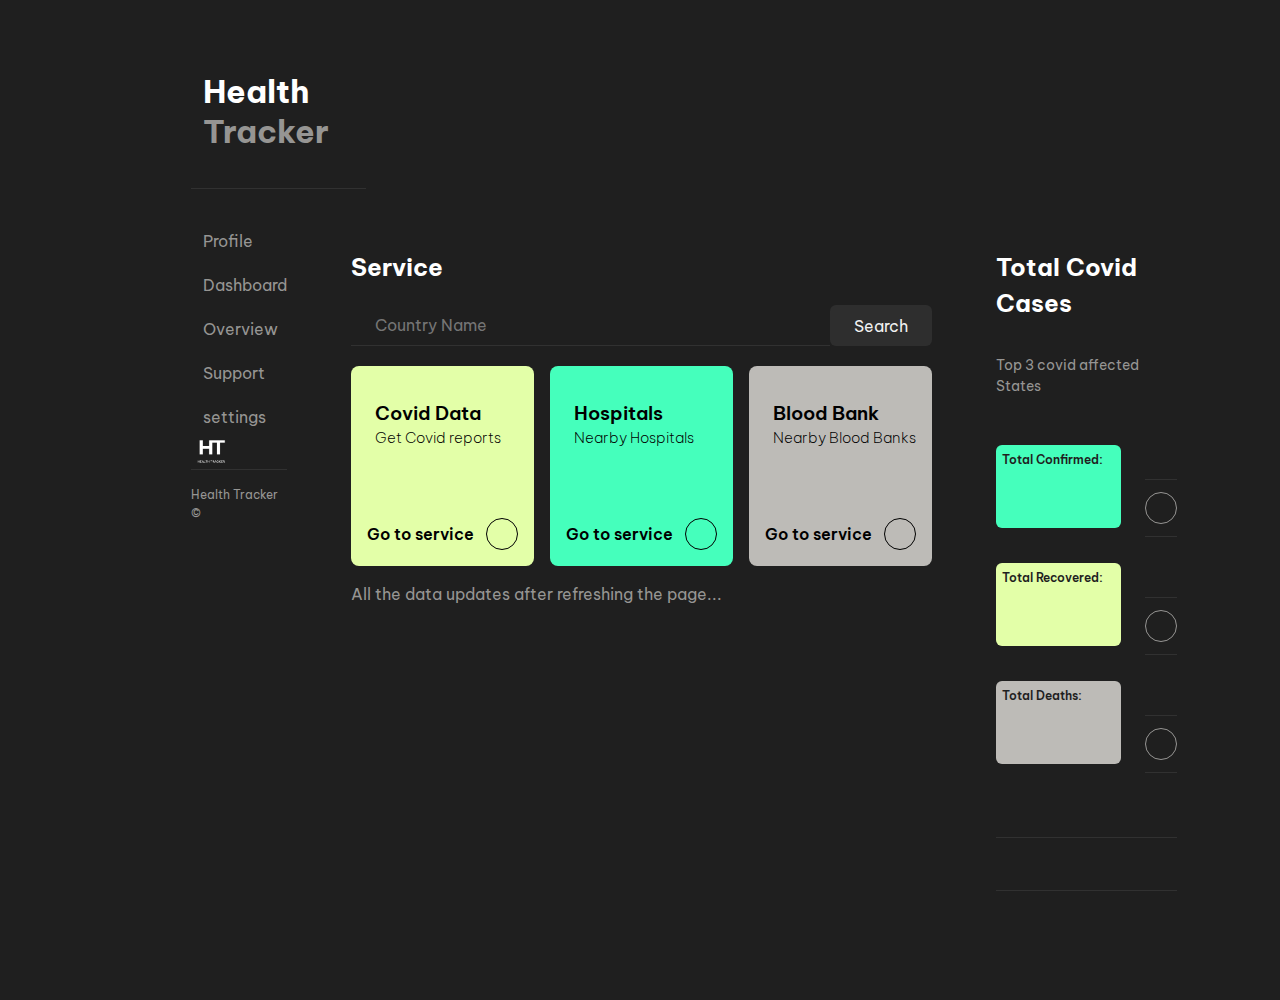
<file: Health Tracker/index.html>
<!DOCTYPE html>
<html lang="en">

<head>
    <meta charset="UTF-8">
    <meta http-equiv="X-UA-Compatible" content="IE=edge">
    <meta name="viewport" content="width=device-width, initial-scale=1.0">
    <title>Health Tracker</title>
    <link rel="stylesheet" href="index.css">
    <link rel="icon" type="image/x-icon" href="HT2.png">
</head>

<body>
    <div class="app">
        <header class="app-header">
            <div class="app-header-logo">
                <div class="logo">
                    <h1 class="logo-title">
                        <span>Health</span>
                        <span>Tracker</span>
                    </h1>
                </div>
            </div>


            <div class="app-header-mobile">
                <button class="icon-button large">
                    <i class="ph-list"></i>
                </button>
            </div>

        </header>
        <div class="app-body">
            <div class="menu">
                <div class="app-body-navigation">
                    <nav class="navigation">
                        <a href="#">
                            <i class="ph-browsers"></i>
                            <span>Profile</span>
                        </a>
                        <a href="index.html">
                            <i class="ph-check-square"></i>
                            <span>Dashboard</span>
                        </a>
                        <a href="#">
                            <i class="ph-swap"></i>
                            <span>Overview</span>
                        </a>
                        <a href="#">
                            <i class="ph-file-text"></i>
                            <span>Support</span>
                        </a>
                        <a href="#">
                            <i class="ph-globe"></i>
                            <span>settings</span>
                        </a>
                    </nav>
                    <footer class="footer">
                        <img src="HT2.png" width="40px" height="40px" />
                        <div>
                            Health Tracker ©<br />

                        </div>
                    </footer>
                </div>
            </div>
            <div class="app-body-main-content">
                <section class="service-section">
                    <h2>Service</h2>
                    <div class="service-section-header">
                        <form id="myForm" class="search-field">
                            <i class="ph-magnifying-glass"></i>
                            <input style="color: #ffffff;" type="text" id="country" placeholder="Country Name" required>
                            <button type="submit" value="Get Data" class="flat-button">
                                Search
                            </button>
                        </form>


                    </div>
                    <div class="mobile-only">
                        <button class="flat-button">
                            Toggle search
                        </button>
                    </div>
                    <div class="tiles">
                        <article class="tile">
                            <div class="tile-header">
                                <i class="ph-lightning-light"></i>
                                <h3>
                                    <span>Covid Data</span>
                                    <span>Get Covid reports</span>
                                </h3>
                            </div>
                            <a href="covid.html">
                                <span>Go to service</span>
                                <span class="icon-button">
                                    <i class="ph-caret-right-bold"></i>
                                </span>
                            </a>
                        </article>
                        <article class="tile">
                            <div class="tile-header">
                                <i class="ph-fire-simple-light"></i>
                                <h3>
                                    <span>Hospitals</span>
                                    <span>Nearby Hospitals</span>
                                </h3>
                            </div>
                            <a href="hospitals.html">
                                <span>Go to service</span>
                                <span class="icon-button">
                                    <i class="ph-caret-right-bold"></i>
                                </span>
                            </a>
                        </article>
                        <article class="tile">
                            <div class="tile-header">
                                <i class="ph-file-light"></i>
                                <h3>
                                    <span>Blood Bank</span>
                                    <span>Nearby Blood Banks</span>
                                </h3>
                            </div>
                            <a href="#">
                                <span>Go to service</span>
                                <span class="icon-button">
                                    <i class="ph-caret-right-bold"></i>
                                </span>
                            </a>
                        </article>
                    </div>
                    <div class="service-section-footer">
                        <p>All the data updates after refreshing the page...</p>
                    </div>
                </section>
            </div>
            <div class="app-body-sidebar">
                <section class="payment-section">
                    <h2>Total Covid Cases</h2>
                    <div class="payment-section-header">
                        <p>Top 3 covid affected States</p>
                    </div>
                    <div class="payments">
                        <div class="payment">
                            <div class="card green">
                                <span>Total Confirmed:</span>
                                <span id="confirmed">
                                    <!-- Cases 79.8L -->
                                </span>
                            </div>
                            <div class="payment-details">
                                <h3></h3>
                                <div>
                                    <span></span>
                                    <button class="icon-button">
                                        <i class="ph-caret-right-bold"></i>
                                    </button>
                                </div>
                            </div>
                        </div>
                        <div class="payment">
                            <div class="card olive">
                                <span>
                                    Total Recovered:
                                </span>
                                <span id="recovered">
                                    <!-- Cases 79.8L -->
                                </span>
                            </div>
                            <div class="payment-details">
                                <h3></h3>
                                <div>
                                    <span></span>
                                    <button class="icon-button">
                                        <i class="ph-caret-right-bold"></i>
                                    </button>
                                </div>
                            </div>
                        </div>
                        <div class="payment">
                            <div class="card gray">
                                <span>
                                    Total Deaths:
                                </span>
                                <span id="deaths">
                                    <!-- Cases 79.8L -->
                                </span>
                            </div>
                            <div class="payment-details">
                                <h3></h3>
                                <div>
                                    <span></span>
                                    <button class="icon-button">
                                        <i class="ph-caret-right-bold"></i>
                                    </button>
                                </div>
                            </div>
                        </div>
                    </div>
                    <div class="faq">
                        <p></p>
                        <div>
                            <label></label>
                            <input type="text" placeholder="">
                        </div>
                    </div>
                    <div class="payment-section-footer">


                        </button>
                        <button class="settings-button">
                            <i class="ph-gear"></i>
                            <span></span>
                        </button>
                    </div>
                </section>
            </div>
        </div>
    </div>
</body>

<script>
    var myForm = document.getElementById('myForm')

    myForm.addEventListener('submit', function (e) {
        e.preventDefault()

        const options = {
            method: 'GET',
            headers: {
                'X-RapidAPI-Key': '26decd2c2amsh21bab54566faf37p117875jsn05f5c5549ccd',
                'X-RapidAPI-Host': 'google-maps-geocoding.p.rapidapi.com'
            }
        };

        fetch('https://google-maps-geocoding.p.rapidapi.com/geocode/json?latlng=40.714224%2C-73.96145&language=en', options)
            .then(response => response.json())
            .then(response => console.log(response))
            .catch(err => console.error(err));

    })

</script>

</html>
</file>
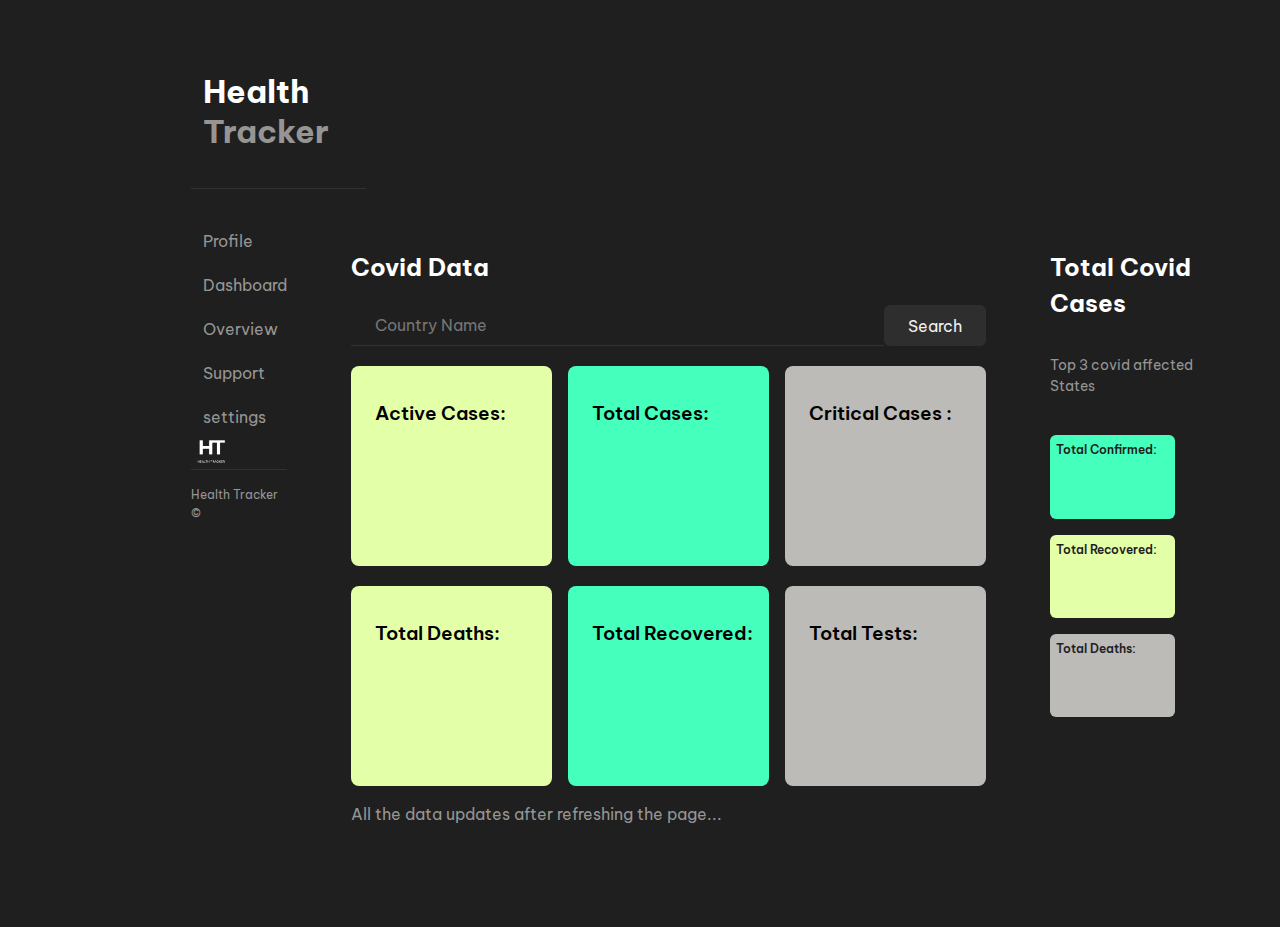
<file: Health Tracker/covid.html>
<!DOCTYPE html>
<html lang="en">

<head>
    <meta charset="UTF-8">
    <meta http-equiv="X-UA-Compatible" content="IE=edge">
    <meta name="viewport" content="width=device-width, initial-scale=1.0">
    <title>Health Tracker</title>
    <link rel="stylesheet" href="covid.css">
    <link rel="icon" type="image/x-icon" href="HT2.png">
</head>

<body>
    <div class="app">
        <header class="app-header">
            <div class="app-header-logo">
                <div class="logo">
                    <h1 class="logo-title">
                        <span>Health</span>
                        <span>Tracker</span>
                    </h1>
                </div>
            </div>
        </header>
        <div class="app-body">
            <div class="menu">
                <div class="app-body-navigation">
                    <nav class="navigation">
                        <a href="#">
                            <i class="ph-browsers"></i>
                            <span>Profile</span>
                        </a>
                        <a href="index.html">
                            <i class="ph-check-square"></i>
                            <span>Dashboard</span>
                        </a>
                        <a href="#">
                            <i class="ph-swap"></i>
                            <span>Overview</span>
                        </a>
                        <a href="#">
                            <i class="ph-file-text"></i>
                            <span>Support</span>
                        </a>
                        <a href="#">
                            <i class="ph-globe"></i>
                            <span>settings</span>
                        </a>
                    </nav>
                    <footer class="footer">
                        <img src="HT2.png" width="40px" height="40px" />
                        <div>
                            Health Tracker ©<br />

                        </div>
                    </footer>
                </div>
            </div>
            <div class="app-body-main-content">
                <section class="service-section">
                    <h2>Covid Data</h2>
                    <div class="service-section-header">
                        <form id="myForm" class="search-field">
                            <i class="ph-magnifying-glass"></i>
                            <input style="color: #ffffff;" type="text" id="country" placeholder="Country Name" required>
                            <button id="submit" type="submit" value="Get Data" class="flat-button">
                                Search
                            </button>
                        </form>


                    </div>
                    <div class="mobile-only">
                        <button class="flat-button">
                            Toggle search
                        </button>
                    </div>
                    <div class="tiles">
                        <article class="tile">
                            <div class="tile-header">
                                <i class="ph-lightning-light"></i>
                                <h3>
                                    <span>
                                        Active Cases:
                                    </span>
                                    <span id="active">
                                        <!-- Cases 79.8L -->
                                    </span>
                                </h3>
                            </div>

                        </article>
                        <article class="tile">
                            <div class="tile-header">
                                <i class="ph-lightning-light"></i>
                                <h3>
                                    <span>
                                        Total Cases:
                                    </span>
                                    <span id="confirmed">
                                        <!-- Cases 79.8L -->
                                    </span>
                                </h3>
                            </div>

                        </article>
                        <article class="tile">
                            <div class="tile-header">
                                <i class="ph-lightning-light"></i>
                                <h3>
                                    <span>
                                        Critical Cases :
                                    </span>
                                    <span id="critical">
                                        <!-- Cases 79.8L -->
                                    </span>
                                </h3>
                            </div>

                        </article>
                    </div>
                    <div class="tiles">
                        <article class="tile">
                            <div class="tile-header">
                                <i class="ph-lightning-light"></i>
                                <h3>
                                    <span>
                                        Total Deaths:
                                    </span>
                                    <span id="deaths">
                                        <!-- Cases 79.8L -->
                                    </span>
                                </h3>
                            </div>

                        </article>
                        <article class="tile">
                            <div class="tile-header">
                                <i class="ph-lightning-light"></i>
                                <h3>
                                    <span>
                                        Total Recovered:
                                    </span>
                                    <span id="recovered">
                                        <!-- Cases 79.8L -->
                                    </span>
                                </h3>
                            </div>

                        </article>
                        <article class="tile">
                            <div class="tile-header">
                                <i class="ph-lightning-light"></i>
                                <h3>
                                    <span>
                                        Total Tests:
                                    </span>
                                    <span id="tests">
                                        <!-- Cases 79.8L -->
                                    </span>
                                </h3>
                            </div>

                        </article>
                    </div>
                    <div class="service-section-footer">
                        <p>All the data updates after refreshing the page...</p>
                    </div>
                </section>
            </div>
            <div class="app-body-sidebar">
                <section class="payment-section">
                    <h2>Total Covid Cases</h2>
                    <div class="payment-section-header">
                        <p>Top 3 covid affected States</p>
                    </div>
                    <div class="payments">
                        <div class="payment">
                            <div class="card green">
                                <span>Total Confirmed:</span>
                                <span id="conrmed">
                                    <!-- Cases 79.8L -->
                                </span>
                            </div>
                            <div class="payment-details">
                                <h3></h3>
                                <div>
                                    <span></span>
                                    <!-- <button class="icon-button">
                                        <i class="ph-caret-right-bold"></i>
                                    </button> -->
                                </div>
                            </div>
                        </div>
                        <div class="payment">
                            <div class="card olive">
                                <span>
                                    Total Recovered:
                                </span>
                                <span id="revered">
                                    <!-- Cases 79.8L -->
                                </span>
                            </div>
                            <div class="payment-details">
                                <h3></h3>
                                <div>
                                    <span></span>
                                    <!-- <button class="icon-button">
                                        <i class="ph-caret-right-bold"></i>
                                    </button> -->
                                </div>
                            </div>
                        </div>
                        <div class="payment">
                            <div class="card gray">
                                <span>
                                    Total Deaths:
                                </span>
                                <span id="aths">
                                    <!-- Cases 79.8L -->
                                </span>
                            </div>
                            <div class="payment-details">
                                <h3></h3>
                                <div>
                                    <span></span>
                                    <!-- <button class="icon-button">
                                        <i class="ph-caret-right-bold"></i>
                                    </button> -->
                                </div>
                            </div>
                        </div>
                    </div>
                    <!-- <div class="faq">
                        <p></p>
                        <div>
                            <label></label>
                            <input type="text" placeholder="">
                        </div>
                    </div> -->
                    <div class="payment-section-footer">


                        </button>
                        <button class="settings-button">
                            <i class="ph-gear"></i>
                            <span></span>
                        </button>
                    </div>
                </section>
            </div>
        </div>
    </div>
</body>

<script>

    var myForm = document.getElementById('myForm')

    myForm.addEventListener('submit', function (e) {
        e.preventDefault()

        var country = document.getElementById('country').value
        var url = "https://api.covid19api.com/total/dayone/country" + country


        fetch(url)
            .then((res) => res.json())
            .then((res) => {
                console.log = res.length
                var length = res.length
                var index = length - 1
                var confirmed = document.getElementById('confirmed')
                var active = document.getElementById('active')
                var recovered = document.getElementById('recovered')
                var deaths = document.getElementById('deaths')

                confirmed.append(res[index].Confirmed)
                active.append(res[index].Active)
                recovered.append(res[index].Recovered)
                deaths.append(res[index].Deaths)


            })

    })


</script>

</html>
</file>
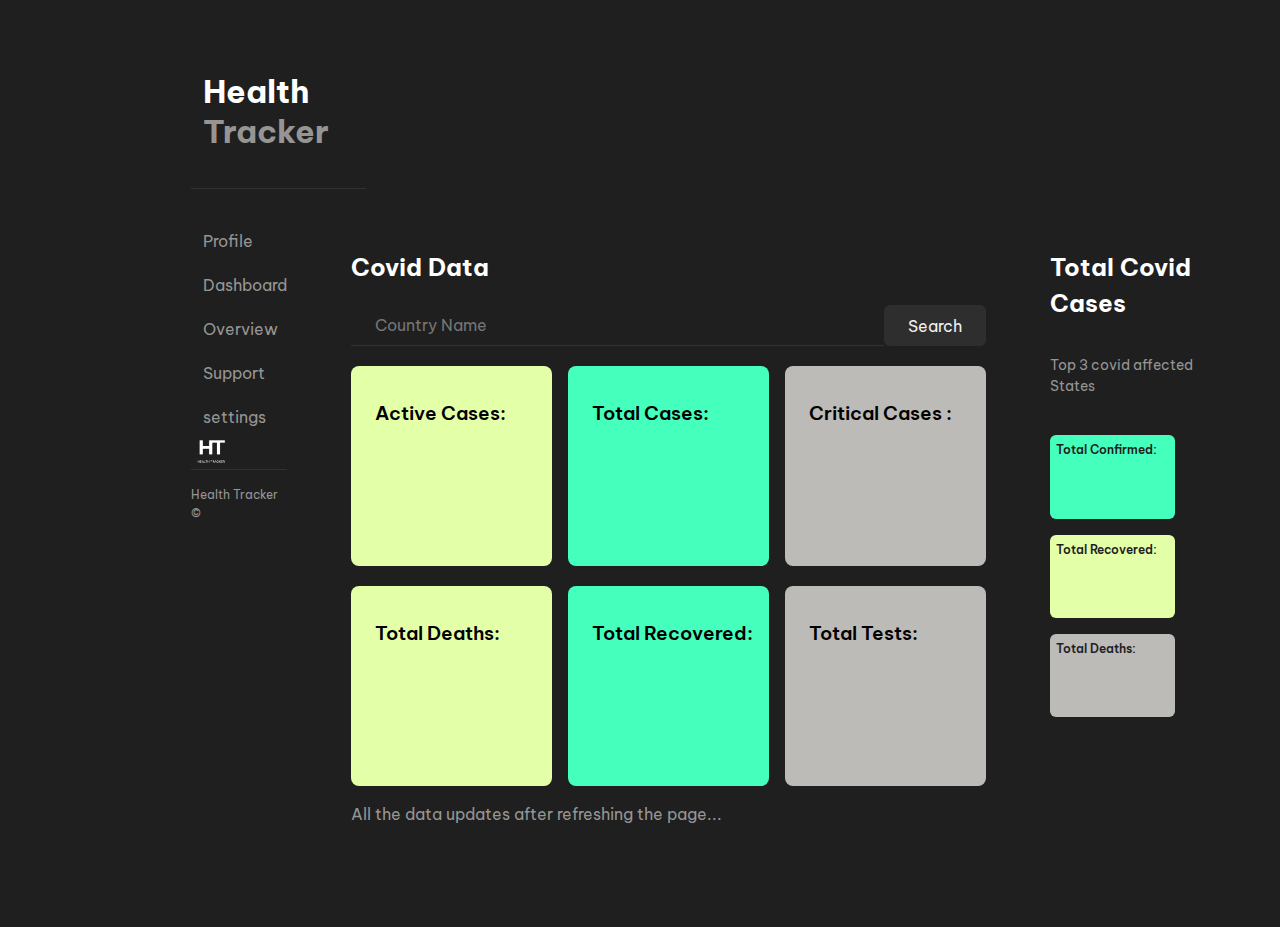
<file: Health Tracker/hospitals.html>
<!DOCTYPE html>
<html lang="en">

<head>
    <meta charset="UTF-8">
    <meta http-equiv="X-UA-Compatible" content="IE=edge">
    <meta name="viewport" content="width=device-width, initial-scale=1.0">
    <title>Health Tracker</title>
    <link rel="stylesheet" href="covid.css">
    <link rel="icon" type="image/x-icon" href="HT2.png">
</head>

<body>
    <div class="app">
        <header class="app-header">
            <div class="app-header-logo">
                <div class="logo">
                    <h1 class="logo-title">
                        <span>Health</span>
                        <span>Tracker</span>
                    </h1>
                </div>
            </div>
        </header>
        <div class="app-body">
            <div class="menu">
                <div class="app-body-navigation">
                    <nav class="navigation">
                        <a href="#">
                            <i class="ph-browsers"></i>
                            <span>Profile</span>
                        </a>
                        <a href="index.html">
                            <i class="ph-check-square"></i>
                            <span>Dashboard</span>
                        </a>
                        <a href="#">
                            <i class="ph-swap"></i>
                            <span>Overview</span>
                        </a>
                        <a href="#">
                            <i class="ph-file-text"></i>
                            <span>Support</span>
                        </a>
                        <a href="#">
                            <i class="ph-globe"></i>
                            <span>settings</span>
                        </a>
                    </nav>
                    <footer class="footer">
                        <img src="HT2.png" width="40px" height="40px" />
                        <div>
                            Health Tracker ©<br />

                        </div>
                    </footer>
                </div>
            </div>
            <div class="app-body-main-content">
                <section class="service-section">
                    <h2>Covid Data</h2>
                    <div class="service-section-header">
                        <form id="myForm" class="search-field">
                            <i class="ph-magnifying-glass"></i>
                            <input style="color: #ffffff;" type="text" id="country" placeholder="Country Name" required>
                            <button type="submit" value="Get Data" class="flat-button">
                                Search
                            </button>
                        </form>


                    </div>
                    <div class="mobile-only">
                        <button class="flat-button">
                            Toggle search
                        </button>
                    </div>
                    <div class="tiles">
                        <article class="tile">
                            <div class="tile-header">
                                <i class="ph-lightning-light"></i>
                                <h3>
                                    <span>
                                        Active Cases:
                                    </span>
                                    <span id="active">
                                        <!-- Cases 79.8L -->
                                    </span>
                                </h3>
                            </div>

                        </article>
                        <article class="tile">
                            <div class="tile-header">
                                <i class="ph-lightning-light"></i>
                                <h3>
                                    <span>
                                        Total Cases:
                                    </span>
                                    <span id="cases">
                                        <!-- Cases 79.8L -->
                                    </span>
                                </h3>
                            </div>

                        </article>
                        <article class="tile">
                            <div class="tile-header">
                                <i class="ph-lightning-light"></i>
                                <h3>
                                    <span>
                                        Critical Cases :
                                    </span>
                                    <span id="critical">
                                        <!-- Cases 79.8L -->
                                    </span>
                                </h3>
                            </div>

                        </article>
                    </div>
                    <div class="tiles">
                        <article class="tile">
                            <div class="tile-header">
                                <i class="ph-lightning-light"></i>
                                <h3>
                                    <span>
                                        Total Deaths:
                                    </span>
                                    <span id="death">
                                        <!-- Cases 79.8L -->
                                    </span>
                                </h3>
                            </div>

                        </article>
                        <article class="tile">
                            <div class="tile-header">
                                <i class="ph-lightning-light"></i>
                                <h3>
                                    <span>
                                        Total Recovered:
                                    </span>
                                    <span id="recovered">
                                        <!-- Cases 79.8L -->
                                    </span>
                                </h3>
                            </div>

                        </article>
                        <article class="tile">
                            <div class="tile-header">
                                <i class="ph-lightning-light"></i>
                                <h3>
                                    <span>
                                        Total Tests:
                                    </span>
                                    <span id="tests">
                                        <!-- Cases 79.8L -->
                                    </span>
                                </h3>
                            </div>

                        </article>
                    </div>
                    <div class="service-section-footer">
                        <p>All the data updates after refreshing the page...</p>
                    </div>
                </section>
            </div>
            <div class="app-body-sidebar">
                <section class="payment-section">
                    <h2>Total Covid Cases</h2>
                    <div class="payment-section-header">
                        <p>Top 3 covid affected States</p>
                    </div>
                    <div class="payments">
                        <div class="payment">
                            <div class="card green">
                                <span>Total Confirmed:</span>
                                <span id="confirmed">
                                    <!-- Cases 79.8L -->
                                </span>
                            </div>
                            <div class="payment-details">
                                <h3></h3>
                                <div>
                                    <span></span>
                                    <!-- <button class="icon-button">
                                        <i class="ph-caret-right-bold"></i>
                                    </button> -->
                                </div>
                            </div>
                        </div>
                        <div class="payment">
                            <div class="card olive">
                                <span>
                                    Total Recovered:
                                </span>
                                <span id="recovered">
                                    <!-- Cases 79.8L -->
                                </span>
                            </div>
                            <div class="payment-details">
                                <h3></h3>
                                <div>
                                    <span></span>
                                    <!-- <button class="icon-button">
                                        <i class="ph-caret-right-bold"></i>
                                    </button> -->
                                </div>
                            </div>
                        </div>
                        <div class="payment">
                            <div class="card gray">
                                <span>
                                    Total Deaths:
                                </span>
                                <span id="deaths">
                                    <!-- Cases 79.8L -->
                                </span>
                            </div>
                            <div class="payment-details">
                                <h3></h3>
                                <div>
                                    <span></span>
                                    <!-- <button class="icon-button">
                                        <i class="ph-caret-right-bold"></i>
                                    </button> -->
                                </div>
                            </div>
                        </div>
                    </div>
                    <!-- <div class="faq">
                        <p></p>
                        <div>
                            <label></label>
                            <input type="text" placeholder="">
                        </div>
                    </div> -->
                    <div class="payment-section-footer">


                        </button>
                        <button class="settings-button">
                            <i class="ph-gear"></i>
                            <span></span>
                        </button>
                    </div>
                </section>
            </div>
        </div>
    </div>
</body>

</html>
</file>
<file: Health Tracker/index.css>
@import url("https://fonts.googleapis.com/css2?family=Be+Vietnam+Pro:ital,wght@0,100;0,200;0,300;0,400;0,500;0,600;0,700;0,800;0,900;1,100;1,200;1,300;1,400;1,500;1,600;1,700;1,800;1,900&display=swap");
:root {
  --c-gray-900: #000000;
  --c-gray-800: #1f1f1f;
  --c-gray-700: #2e2e2e;
  --c-gray-600: #313131;
  --c-gray-500: #969593;
  --c-gray-400: #a6a6a6;
  --c-gray-300: #bdbbb7;
  --c-gray-200: #f1f1f1;
  --c-gray-100: #ffffff;
  --c-green-500: #45ffbc;
  --c-olive-500: #e3ffa8;
  --c-white: var(--c-gray-100);
  --c-text-primary: var(--c-gray-100);
  --c-text-secondary: var(--c-gray-200);
  --c-text-tertiary: var(--c-gray-500);
}

body {
  line-height: 1.5;
  min-height: 100vh;
  font-family: "Be Vietnam Pro", sans-serif;
  background-color: var(--c-gray-800);
  color: var(--c-text-primary);
  display: flex;
  padding-top: 0vw;
  padding-bottom: 0vw;
  justify-content: center;
}

*,
*:before,
*:after {
  box-sizing: border-box;
}

img {
  display: block;
  max-width: 100%;
}

button,
select,
input,
textarea {
  font: inherit;
}

a {
  color: inherit;
}

.responsive-wrapper {
  width: 90%;
  max-width: 1600px;
  margin-left: 0;
  margin-right: 0;
}

.app {
  min-height: 80vh;
  width: 100%;
  max-width: 1000px;
  background-color: var(--c-gray-800);
  padding: 2vw 4vw 6vw;
  display: flex;
  flex-direction: column;
}

.app-header {
  display: grid;
  grid-template-columns: minmax(-webkit-min-content, 175px) minmax(-webkit-max-content, 1fr) minmax(-webkit-max-content, 0px);
  grid-template-columns: minmax(min-content, 175px) minmax(max-content, 1fr) minmax(max-content, 0px);
  -moz-column-gap: 4rem;
       column-gap: 4rem;
  align-items: flex-end;
}
@media (max-width: 1200px) {
  .app-header {
    display: flex;
    align-items: center;
    justify-content: space-between;
    border-bottom: 1px solid var(--c-gray-600);
  }
}

@media (max-width: 1000px) {
  .app-header-navigation {
    display: none;
  }
}

.app-header-actions {
  display: flex;
  align-items: center;
}
@media (max-width: 1200px) {
  .app-header-actions {
    display: none;
  }
}

.app-header-actions-buttons {
  display: flex;
  border-left: 1px solid var(--c-gray-600);
  margin-left: 2rem;
  padding-left: 2rem;
}
.app-header-actions-buttons > * + * {
  margin-left: 1rem;
}

.app-header-mobile {
  display: none;
}
@media (max-width: 1200px) {
  .app-header-mobile {
    display: flex;
  }
}

.app-body {
  height: 100%;
  display: grid;
  grid-template-columns: minmax(-webkit-min-content, 175px) minmax(-webkit-max-content, 1fr) minmax(-webkit-min-content, 400px);
  grid-template-columns: minmax(min-content, 175px) minmax(max-content, 1fr) minmax(min-content, 400px);
  -moz-column-gap: 4rem;
       column-gap: 4rem;
  padding-top: 2.5rem;
}
@media (max-width: 1200px) {
  .app-body {
    grid-template-columns: 1fr;
  }
  .app-body > * {
    margin-bottom: 3.5rem;
  }
}

.app-body-navigation {
  display: flex;
  flex-direction: column;
  justify-content: space-between;
}
@media (max-width: 1200px) {
  .app-body-navigation {
    display: none;
  }
}

.footer {
  margin-top: auto;
}
.footer h1 {
  font-size: 1.5rem;
  line-height: 1.125;
  display: flex;
  align-items: flex-start;
}
.footer h1 small {
  font-size: 0.5em;
  margin-left: 0.25em;
}
.footer div {
  border-top: 1px solid var(--c-gray-600);
  margin-top: 0rem;
  padding-top: 1rem;
  font-size: 0.75rem;
  color: var(--c-text-tertiary);
}

.logo {
  display: flex;
  align-items: center;
  padding-bottom: 1rem;
  padding-top: 1rem;
  border-bottom: 1px solid var(--c-gray-600);
}
@media (max-width: 1200px) {
  .logo {
    border-bottom: 0;
  }
}

.logo-icon {
  display: flex;
  align-items: center;
  justify-content: center;
  width: 60px;
  height: 32px;
}

.logo-title {
  display: flex;
  flex-direction: column;
  line-height: 1.25;
  margin-left: 0.75rem;
}
.logo-title span:first-child {
  color: var(--c-text-primary);
}
.logo-title span:last-child {
  color: var(--c-text-tertiary);
}

.navigation {
  display: flex;
  flex-direction: column;
  align-items: flex-start;
  color: var(--c-text-tertiary);
}
.navigation a {
  display: flex;
  align-items: center;
  text-decoration: none;
  transition: 0.25s ease;
}
.navigation a * {
  transition: 0.25s ease;
}
.navigation a i {
  margin-right: 0.75rem;
  font-size: 1.25em;
  flex-shrink: 0;
}
.navigation a + a {
  margin-top: 1.25rem;
}
.navigation a:hover, .navigation a:focus {
  transform: translateX(4px);
  color: var(--c-text-primary);
}

.tabs {
  display: flex;
  justify-content: space-between;
  color: var(--c-text-tertiary);
  border-bottom: 1px solid var(--c-gray-600);
}
.tabs a {
  padding-top: 1rem;
  padding-bottom: 1rem;
  text-decoration: none;
  border-top: 2px solid transparent;
  display: inline-flex;
  transition: 0.25s ease;
}
.tabs a.active, .tabs a:hover, .tabs a:focus {
  color: var(--c-text-primary);
  border-color: var(--c-text-primary);
}

.user-profile {
  display: flex;
  align-items: center;
  border: 0;
  background: transparent;
  cursor: pointer;
  color: var(--c-text-tertiary);
  transition: 0.25s ease;
}
.user-profile:hover, .user-profile:focus {
  color: var(--c-text-primary);
}
.user-profile:hover span:last-child, .user-profile:focus span:last-child {
  box-shadow: 0 0 0 4px var(--c-gray-800), 0 0 0 5px var(--c-text-tertiary);
}
.user-profile span:first-child {
  display: flex;
  font-size: 1.125rem;
  padding-top: 1rem;
  padding-bottom: 1rem;
  border-bottom: 1px solid var(--c-gray-600);
  font-weight: 300;
}
.user-profile span:last-child {
  transition: 0.25s ease;
  display: flex;
  justify-content: center;
  align-items: center;
  width: 42px;
  height: 42px;
  border-radius: 50%;
  overflow: hidden;
  margin-left: 1.5rem;
  flex-shrink: 0;
}

.icon-button {
  width: 32px;
  height: 32px;
  border-radius: 50%;
  border: 0;
  background-color: transparent;
  border: 1px solid var(--c-gray-500);
  color: var(--c-text-primary);
  display: flex;
  align-items: center;
  justify-content: center;
  cursor: pointer;
  transition: 0.25s ease;
  flex-shrink: 0;
}
.icon-button.large {
  width: 42px;
  height: 42px;
  font-size: 1.25em;
}
.icon-button i {
  transition: 0.25s ease;
}
.icon-button:hover, .icon-button:focus {
  background-color: var(--c-gray-600);
  box-shadow: 0 0 0 4px var(--c-gray-800), 0 0 0 5px var(--c-text-tertiary);
}

.tiles {
  display: grid;
  grid-template-columns: repeat(3, 1fr);
  -moz-column-gap: 1rem;
       column-gap: 1rem;
  row-gap: 1rem;
  margin-top: 1.25rem;
}
@media (max-width: 700px) {
  .tiles {
    grid-template-columns: repeat(1, 1fr);
  }
}

.tile {
  padding: 1rem;
  border-radius: 8px;
  background-color: var(--c-olive-500);
  color: var(--c-gray-900);
  min-height: 200px;
  display: flex;
  flex-direction: column;
  justify-content: space-between;
  position: relative;
  transition: 0.25s ease;
}
.tile:hover {
  transform: translateY(-5px);
}
.tile:focus-within {
  box-shadow: 0 0 0 2px var(--c-gray-800), 0 0 0 4px var(--c-olive-500);
}
.tile:nth-child(2) {
  background-color: var(--c-green-500);
}
.tile:nth-child(2):focus-within {
  box-shadow: 0 0 0 2px var(--c-gray-800), 0 0 0 4px var(--c-green-500);
}
.tile:nth-child(3) {
  background-color: var(--c-gray-300);
}
.tile:nth-child(3):focus-within {
  box-shadow: 0 0 0 2px var(--c-gray-800), 0 0 0 4px var(--c-gray-300);
}
.tile a {
  text-decoration: none;
  display: flex;
  align-items: center;
  justify-content: space-between;
  font-weight: 600;
}
.tile a .icon-button {
  color: inherit;
  border-color: inherit;
}
.tile a .icon-button:hover, .tile a .icon-button:focus {
  background-color: transparent;
}
.tile a .icon-button:hover i, .tile a .icon-button:focus i {
  transform: none;
}
.tile a:focus {
  box-shadow: none;
}
.tile a:after {
  content: "";
  display: block;
  position: absolute;
  top: 0;
  left: 0;
  right: 0;
  bottom: 0;
}

.tile-header {
  display: flex;
  align-items: center;
}
.tile-header i {
  font-size: 2.5em;
}
.tile-header h3 {
  display: flex;
  flex-direction: column;
  line-height: 1.375;
  margin-left: 0.5rem;
}
.tile-header h3 span:first-child {
  font-weight: 600;
}
.tile-header h3 span:last-child {
  font-size: 0.825em;
  font-weight: 200;
}

.service-section > h2 {
  font-size: 1.5rem;
  margin-bottom: 1.25rem;
}

.service-section-header {
  display: flex;
  align-items: center;
  justify-content: space-between;
}
.service-section-header > * + * {
  margin-left: 1.25rem;
}
@media (max-width: 1000px) {
  .service-section-header {
    display: none;
  }
}

.service-section-footer {
  color: var(--c-text-tertiary);
  margin-top: 1rem;
}

.search-field {
  display: flex;
  flex-grow: 1;
  position: relative;
}
.search-field input {
  width: 100%;
  padding-top: 0.5rem;
  padding-bottom: 0.5rem;
  border: 0;
  border-bottom: 1px solid var(--c-gray-600);
  background-color: transparent;
  padding-left: 1.5rem;
}
.search-field i {
  position: absolute;
  left: 0;
  top: 50%;
  transform: translateY(-50%);
}

.dropdown-field {
  display: flex;
  flex-grow: 1;
  position: relative;
}
.dropdown-field select {
  width: 100%;
  padding-top: 0.5rem;
  padding-bottom: 0.5rem;
  border: 0;
  border-bottom: 1px solid var(--c-gray-600);
  background-color: transparent;
  padding-right: 1.5rem;
  -webkit-appearance: none;
     -moz-appearance: none;
          appearance: none;
  color: var(--c-text-tertiary);
  width: 100%;
}
.dropdown-field i {
  position: absolute;
  right: 0;
  top: 50%;
  transform: translateY(-50%);
}

.flat-button {
  border-radius: 6px;
  background-color: var(--c-gray-700);
  padding: 0.5em 1.5em;
  border: 0;
  color: var(--c-text-secondary);
  transition: 0.25s ease;
  cursor: pointer;
}
.flat-button:hover, .flat-button:focus {
  background-color: var(--c-gray-600);
}

.mobile-only {
  display: none;
}
@media (max-width: 1000px) {
  .mobile-only {
    display: inline-flex;
  }
}

.transfer-section {
  margin-top: 2.5rem;
}

.transfer-section-header {
  display: flex;
  align-items: center;
  width: 100%;
  padding-bottom: 0.75rem;
  border-bottom: 1px solid var(--c-gray-600);
}
.transfer-section-header h2 {
  font-size: 1.5rem;
}

.payments {
  display: flex;
  flex-direction: column;
  margin-top: 1.5rem;
}

.payment {
  display: flex;
  align-items: center;
}
.payment + * {
  margin-top: 1rem;
}

.card {
  width: 125px;
  padding: 0.375rem;
  aspect-ratio: 3/2;
  flex-shrink: 0;
  border-radius: 6px;
  color: var(--c-gray-800);
  display: flex;
  flex-direction: column;
  justify-content: space-between;
  font-size: 0.75rem;
  font-weight: 600;
}
.card.green {
  background-color: var(--c-green-500);
}
.card.olive {
  background-color: var(--c-olive-500);
}
.card.gray {
  background-color: var(--c-gray-300);
}
.card span:last-child {
  align-self: flex-end;
}

.payment-details {
  display: flex;
  width: 100%;
  flex-direction: column;
  margin-left: 1.5rem;
}
.payment-details h3 {
  font-size: 1rem;
  color: var(--c-text-tertiary);
}
.payment-details div {
  margin-top: 0.75rem;
  padding-top: 0.75rem;
  padding-bottom: 0.75rem;
  border-top: 1px solid var(--c-gray-600);
  border-bottom: 1px solid var(--c-gray-600);
  display: flex;
  align-items: center;
  justify-content: space-between;
  flex: 1;
}
.payment-details div span {
  font-size: 1.5rem;
}

.filter-options {
  margin-left: 1.25rem;
  padding-left: 1.25rem;
  border-left: 1px solid var(--c-gray-600);
  display: flex;
  align-items: center;
  flex: 1 1 auto;
}
.filter-options p {
  color: var(--c-text-tertiary);
  font-size: 0.875rem;
}
.filter-options p + * {
  margin-left: auto;
  margin-right: 0.75rem;
}
@media (max-width: 1000px) {
  .filter-options p {
    display: none;
  }
}

.transfers {
  display: flex;
  flex-direction: column;
  margin-top: 1.5rem;
}

.transfer {
  display: flex;
  align-items: center;
  width: 100%;
  font-size: 0.875rem;
}
@media (max-width: 1000px) {
  .transfer {
    align-items: flex-start;
    flex-direction: column;
  }
}
.transfer + * {
  margin-top: 2rem;
}

.transfer-logo {
  background-color: var(--c-gray-200);
  border-radius: 4px;
  width: 42px;
  height: 42px;
  display: flex;
  align-items: center;
  justify-content: center;
}
.transfer-logo img {
  width: 45%;
}

.transfer-details {
  margin-left: 2rem;
  display: flex;
  align-items: center;
  justify-content: space-between;
  flex: 1;
}
@media (max-width: 1000px) {
  .transfer-details {
    flex-wrap: wrap;
    margin-left: 0;
    margin-top: 1rem;
  }
}
.transfer-details div {
  width: calc(33.3333333333% - 1rem);
}
@media (max-width: 1000px) {
  .transfer-details div {
    width: 100%;
  }
}
.transfer-details div + div {
  margin-left: 1rem;
}
@media (max-width: 1000px) {
  .transfer-details div + div {
    margin-left: 0;
    margin-top: 1rem;
  }
}
.transfer-details dd {
  color: var(--c-text-tertiary);
  margin-top: 2px;
}

.transfer-number {
  margin-left: 2rem;
  font-size: 1.125rem;
  flex-shrink: 0;
  width: 15%;
  display: flex;
  justify-content: flex-end;
}
@media (max-width: 1000px) {
  .transfer-number {
    margin-left: 0;
    margin-top: 1.25rem;
    width: 100%;
    justify-content: flex-start;
  }
}

.payment-section > h2 {
  font-size: 1.5rem;
}

.payment-section-header {
  display: flex;
  align-items: center;
  margin-top: 1rem;
}
.payment-section-header p {
  color: var(--c-text-tertiary);
  font-size: 0.875rem;
}
.payment-section-header div {
  padding-left: 1rem;
  margin-left: auto;
  display: flex;
  align-items: center;
}
.payment-section-header div > * + * {
  margin-left: 0.5rem;
}

.card-button {
  display: flex;
  width: 50px;
  height: 34px;
  align-items: center;
  justify-content: center;
  overflow: hidden;
  background-color: transparent;
  transition: 0.25s ease;
  border-radius: 4px;
  border: 2px solid var(--c-gray-600);
  color: var(--c-text-primary);
  cursor: pointer;
}
.card-button.mastercard svg {
  max-height: 15px;
}
.card-button:focus, .card-button:hover, .card-button.active {
  color: var(--c-gray-800);
  background-color: var(--c-white);
  border-color: var(--c-white);
}

.faq {
  margin-top: 1.5rem;
  display: flex;
  flex-direction: column;
}
.faq p {
  color: var(--c-text-tertiary);
  font-size: 0.875rem;
}
.faq div {
  margin-top: 0.75rem;
  padding-top: 0.75rem;
  padding-bottom: 0.75rem;
  border-top: 1px solid var(--c-gray-600);
  border-bottom: 1px solid var(--c-gray-600);
  font-size: 0.875rem;
  display: flex;
  align-items: center;
}
.faq div label {
  padding-right: 1rem;
  margin-right: 1rem;
  border-right: 1px solid var(--c-gray-600);
}
.faq div input {
  border: 0;
  background-color: transparent;
  padding: 0.25em 0;
  width: 100%;
}

.payment-section-footer {
  display: flex;
  align-items: center;
  margin-top: 1.5rem;
}

.save-button {
  border: 1px solid currentColor;
  color: var(--c-text-tertiary);
  border-radius: 6px;
  padding: 0.75em 2.5em;
  background-color: transparent;
  transition: 0.25s ease;
  cursor: pointer;
}
.save-button:focus, .save-button:hover {
  color: var(--c-white);
}

.settings-button {
  display: flex;
  align-items: center;
  color: var(--c-text-tertiary);
  background-color: transparent;
  border: 0;
  padding: 0;
  margin-left: 1.5rem;
  cursor: pointer;
  transition: 0.25s ease;
}
.settings-button i {
  margin-right: 0.5rem;
}
.settings-button:focus, .settings-button:hover {
  color: var(--c-white);
}

input:focus,
select:focus,
a:focus,
textarea:focus,
button:focus {
  outline: 0;
  box-shadow: 0 0 0 2px var(--c-gray-800), 0 0 0 4px var(--c-gray-300);
}/*# sourceMappingURL=index.css.map */
</file>
<file: Health Tracker/covid.css>
@import url("https://fonts.googleapis.com/css2?family=Be+Vietnam+Pro:ital,wght@0,100;0,200;0,300;0,400;0,500;0,600;0,700;0,800;0,900;1,100;1,200;1,300;1,400;1,500;1,600;1,700;1,800;1,900&display=swap");
:root {
  --c-gray-900: #000000;
  --c-gray-800: #1f1f1f;
  --c-gray-700: #2e2e2e;
  --c-gray-600: #313131;
  --c-gray-500: #969593;
  --c-gray-400: #a6a6a6;
  --c-gray-300: #bdbbb7;
  --c-gray-200: #f1f1f1;
  --c-gray-100: #ffffff;
  --c-green-500: #45ffbc;
  --c-olive-500: #e3ffa8;
  --c-white: var(--c-gray-100);
  --c-text-primary: var(--c-gray-100);
  --c-text-secondary: var(--c-gray-200);
  --c-text-tertiary: var(--c-gray-500);
}

body {
  line-height: 1.5;
  min-height: 100vh;
  font-family: "Be Vietnam Pro", sans-serif;
  background-color: var(--c-gray-800);
  color: var(--c-text-primary);
  display: flex;
  padding-top: 0vw;
  padding-bottom: 0vw;
  justify-content: center;
}

*,
*:before,
*:after {
  box-sizing: border-box;
}

img {
  display: block;
  max-width: 100%;
}

button,
select,
input,
textarea {
  font: inherit;
}

a {
  color: inherit;
}

.responsive-wrapper {
  width: 90%;
  max-width: 1600px;
  margin-left: 0;
  margin-right: 0;
}

.app {
  min-height: 80vh;
  width: 100%;
  max-width: 1000px;
  background-color: var(--c-gray-800);
  padding: 2vw 4vw 6vw;
  display: flex;
  flex-direction: column;
}

.app-header {
  display: grid;
  grid-template-columns: minmax(-webkit-min-content, 175px) minmax(-webkit-max-content, 1fr) minmax(-webkit-max-content, 0px);
  grid-template-columns: minmax(min-content, 175px) minmax(max-content, 1fr) minmax(max-content, 0px);
  -moz-column-gap: 4rem;
       column-gap: 4rem;
  align-items: flex-end;
}
@media (max-width: 1200px) {
  .app-header {
    display: flex;
    align-items: center;
    justify-content: space-between;
    border-bottom: 1px solid var(--c-gray-600);
  }
}

@media (max-width: 1000px) {
  .app-header-navigation {
    display: none;
  }
}

.app-header-actions {
  display: flex;
  align-items: center;
}
@media (max-width: 1200px) {
  .app-header-actions {
    display: none;
  }
}

.app-header-actions-buttons {
  display: flex;
  border-left: 1px solid var(--c-gray-600);
  margin-left: 2rem;
  padding-left: 2rem;
}
.app-header-actions-buttons > * + * {
  margin-left: 1rem;
}

.app-header-mobile {
  display: none;
}
@media (max-width: 1200px) {
  .app-header-mobile {
    display: flex;
  }
}

.app-body {
  height: 100%;
  display: grid;
  grid-template-columns: minmax(-webkit-min-content, 175px) minmax(-webkit-max-content, 1fr) minmax(-webkit-min-content, 400px);
  grid-template-columns: minmax(min-content, 175px) minmax(max-content, 1fr) minmax(min-content, 400px);
  -moz-column-gap: 4rem;
       column-gap: 4rem;
  padding-top: 2.5rem;
}
@media (max-width: 1200px) {
  .app-body {
    grid-template-columns: 1fr;
  }
  .app-body > * {
    margin-bottom: 3.5rem;
  }
}

.app-body-navigation {
  display: flex;
  flex-direction: column;
  justify-content: space-between;
}
@media (max-width: 1200px) {
  .app-body-navigation {
    display: none;
  }
}

.footer {
  margin-top: auto;
}
.footer h1 {
  font-size: 1.5rem;
  line-height: 1.125;
  display: flex;
  align-items: flex-start;
}
.footer h1 small {
  font-size: 0.5em;
  margin-left: 0.25em;
}
.footer div {
  border-top: 1px solid var(--c-gray-600);
  margin-top: 0rem;
  padding-top: 1rem;
  font-size: 0.75rem;
  color: var(--c-text-tertiary);
}

.logo {
  display: flex;
  align-items: center;
  padding-bottom: 1rem;
  padding-top: 1rem;
  border-bottom: 1px solid var(--c-gray-600);
}
@media (max-width: 1200px) {
  .logo {
    border-bottom: 0;
  }
}

.logo-icon {
  display: flex;
  align-items: center;
  justify-content: center;
  width: 60px;
  height: 32px;
}

.logo-title {
  display: flex;
  flex-direction: column;
  line-height: 1.25;
  margin-left: 0.75rem;
}
.logo-title span:first-child {
  color: var(--c-text-primary);
}
.logo-title span:last-child {
  color: var(--c-text-tertiary);
}

.navigation {
  display: flex;
  flex-direction: column;
  align-items: flex-start;
  color: var(--c-text-tertiary);
}
.navigation a {
  display: flex;
  align-items: center;
  text-decoration: none;
  transition: 0.25s ease;
}
.navigation a * {
  transition: 0.25s ease;
}
.navigation a i {
  margin-right: 0.75rem;
  font-size: 1.25em;
  flex-shrink: 0;
}
.navigation a + a {
  margin-top: 1.25rem;
}
.navigation a:hover, .navigation a:focus {
  transform: translateX(4px);
  color: var(--c-text-primary);
}

.tabs {
  display: flex;
  justify-content: space-between;
  color: var(--c-text-tertiary);
  border-bottom: 1px solid var(--c-gray-600);
}
.tabs a {
  padding-top: 1rem;
  padding-bottom: 1rem;
  text-decoration: none;
  border-top: 2px solid transparent;
  display: inline-flex;
  transition: 0.25s ease;
}
.tabs a.active, .tabs a:hover, .tabs a:focus {
  color: var(--c-text-primary);
  border-color: var(--c-text-primary);
}

.user-profile {
  display: flex;
  align-items: center;
  border: 0;
  background: transparent;
  cursor: pointer;
  color: var(--c-text-tertiary);
  transition: 0.25s ease;
}
.user-profile:hover, .user-profile:focus {
  color: var(--c-text-primary);
}
.user-profile:hover span:last-child, .user-profile:focus span:last-child {
  box-shadow: 0 0 0 4px var(--c-gray-800), 0 0 0 5px var(--c-text-tertiary);
}
.user-profile span:first-child {
  display: flex;
  font-size: 1.125rem;
  padding-top: 1rem;
  padding-bottom: 1rem;
  border-bottom: 1px solid var(--c-gray-600);
  font-weight: 300;
}
.user-profile span:last-child {
  transition: 0.25s ease;
  display: flex;
  justify-content: center;
  align-items: center;
  width: 42px;
  height: 42px;
  border-radius: 50%;
  overflow: hidden;
  margin-left: 1.5rem;
  flex-shrink: 0;
}

.icon-button {
  width: 32px;
  height: 32px;
  border-radius: 50%;
  border: 0;
  background-color: transparent;
  border: 1px solid var(--c-gray-500);
  color: var(--c-text-primary);
  display: flex;
  align-items: center;
  justify-content: center;
  cursor: pointer;
  transition: 0.25s ease;
  flex-shrink: 0;
}
.icon-button.large {
  width: 42px;
  height: 42px;
  font-size: 1.25em;
}
.icon-button i {
  transition: 0.25s ease;
}
.icon-button:hover, .icon-button:focus {
  background-color: var(--c-gray-600);
  box-shadow: 0 0 0 4px var(--c-gray-800), 0 0 0 5px var(--c-text-tertiary);
}

.tiles {
  display: grid;
  grid-template-columns: repeat(3, 1fr);
  -moz-column-gap: 1rem;
       column-gap: 1rem;
  row-gap: 1rem;
  margin-top: 1.25rem;
}
@media (max-width: 700px) {
  .tiles {
    grid-template-columns: repeat(1, 1fr);
  }
}

.tile {
  padding: 1rem;
  border-radius: 8px;
  background-color: var(--c-olive-500);
  color: var(--c-gray-900);
  min-height: 200px;
  display: flex;
  flex-direction: column;
  justify-content: space-between;
  position: relative;
  transition: 0.25s ease;
}
.tile:hover {
  transform: translateY(-5px);
}
.tile:focus-within {
  box-shadow: 0 0 0 2px var(--c-gray-800), 0 0 0 4px var(--c-olive-500);
}
.tile:nth-child(2) {
  background-color: var(--c-green-500);
}
.tile:nth-child(2):focus-within {
  box-shadow: 0 0 0 2px var(--c-gray-800), 0 0 0 4px var(--c-green-500);
}
.tile:nth-child(3) {
  background-color: var(--c-gray-300);
}
.tile:nth-child(3):focus-within {
  box-shadow: 0 0 0 2px var(--c-gray-800), 0 0 0 4px var(--c-gray-300);
}
.tile a {
  text-decoration: none;
  display: flex;
  align-items: center;
  justify-content: space-between;
  font-weight: 600;
}
.tile a .icon-button {
  color: inherit;
  border-color: inherit;
}
.tile a .icon-button:hover, .tile a .icon-button:focus {
  background-color: transparent;
}
.tile a .icon-button:hover i, .tile a .icon-button:focus i {
  transform: none;
}
.tile a:focus {
  box-shadow: none;
}
.tile a:after {
  content: "";
  display: block;
  position: absolute;
  top: 0;
  left: 0;
  right: 0;
  bottom: 0;
}

.tile-header {
  display: flex;
  align-items: center;
}
.tile-header i {
  font-size: 2.5em;
}
.tile-header h3 {
  display: flex;
  flex-direction: column;
  line-height: 1.375;
  margin-left: 0.5rem;
}
.tile-header h3 span:first-child {
  font-weight: 600;
}
.tile-header h3 span:last-child {
  font-size: 0.825em;
  font-weight: 200;
}

.service-section > h2 {
  font-size: 1.5rem;
  margin-bottom: 1.25rem;
}

.service-section-header {
  display: flex;
  align-items: center;
  justify-content: space-between;
}
.service-section-header > * + * {
  margin-left: 1.25rem;
}
@media (max-width: 1000px) {
  .service-section-header {
    display: none;
  }
}

.service-section-footer {
  color: var(--c-text-tertiary);
  margin-top: 1rem;
}

.search-field {
  display: flex;
  flex-grow: 1;
  position: relative;
}
.search-field input {
  width: 100%;
  padding-top: 0.5rem;
  padding-bottom: 0.5rem;
  border: 0;
  border-bottom: 1px solid var(--c-gray-600);
  background-color: transparent;
  padding-left: 1.5rem;
}
.search-field i {
  position: absolute;
  left: 0;
  top: 50%;
  transform: translateY(-50%);
}

.dropdown-field {
  display: flex;
  flex-grow: 1;
  position: relative;
}
.dropdown-field select {
  width: 100%;
  padding-top: 0.5rem;
  padding-bottom: 0.5rem;
  border: 0;
  border-bottom: 1px solid var(--c-gray-600);
  background-color: transparent;
  padding-right: 1.5rem;
  -webkit-appearance: none;
     -moz-appearance: none;
          appearance: none;
  color: var(--c-text-tertiary);
  width: 100%;
}
.dropdown-field i {
  position: absolute;
  right: 0;
  top: 50%;
  transform: translateY(-50%);
}

.flat-button {
  border-radius: 6px;
  background-color: var(--c-gray-700);
  padding: 0.5em 1.5em;
  border: 0;
  color: var(--c-text-secondary);
  transition: 0.25s ease;
  cursor: pointer;
}
.flat-button:hover, .flat-button:focus {
  background-color: var(--c-gray-600);
}

.mobile-only {
  display: none;
}
@media (max-width: 1000px) {
  .mobile-only {
    display: inline-flex;
  }
}

.transfer-section {
  margin-top: 2.5rem;
}

.transfer-section-header {
  display: flex;
  align-items: center;
  width: 100%;
  padding-bottom: 0.75rem;
  border-bottom: 1px solid var(--c-gray-600);
}
.transfer-section-header h2 {
  font-size: 1.5rem;
}

.payments {
  display: flex;
  flex-direction: column;
  margin-top: 1.5rem;
}

.payment {
  display: flex;
  align-items: center;
}
.payment + * {
  margin-top: 1rem;
}

.card {
  width: 125px;
  padding: 0.375rem;
  aspect-ratio: 3/2;
  flex-shrink: 0;
  border-radius: 6px;
  color: var(--c-gray-800);
  display: flex;
  flex-direction: column;
  justify-content: space-between;
  font-size: 0.75rem;
  font-weight: 600;
}
.card.green {
  background-color: var(--c-green-500);
}
.card.olive {
  background-color: var(--c-olive-500);
}
.card.gray {
  background-color: var(--c-gray-300);
}
.card span:last-child {
  align-self: flex-end;
}

.payment-details {
  display: flex;
  width: 100%;
  flex-direction: column;
  margin-left: 1.5rem;
}
.payment-details h3 {
  font-size: 1rem;
  color: var(--c-text-tertiary);
}
.payment-details div {
  margin-top: 0.75rem;
  padding-top: 0.75rem;
  padding-bottom: 0.75rem;
  border-top: 1px solid var(--c-gray-600);
  border-bottom: 1px solid var(--c-gray-600);
  display: flex;
  align-items: center;
  justify-content: space-between;
  flex: 1;
}
.payment-details div span {
  font-size: 1.5rem;
}

.filter-options {
  margin-left: 1.25rem;
  padding-left: 1.25rem;
  border-left: 1px solid var(--c-gray-600);
  display: flex;
  align-items: center;
  flex: 1 1 auto;
}
.filter-options p {
  color: var(--c-text-tertiary);
  font-size: 0.875rem;
}
.filter-options p + * {
  margin-left: auto;
  margin-right: 0.75rem;
}
@media (max-width: 1000px) {
  .filter-options p {
    display: none;
  }
}

.transfers {
  display: flex;
  flex-direction: column;
  margin-top: 1.5rem;
}

.transfer {
  display: flex;
  align-items: center;
  width: 100%;
  font-size: 0.875rem;
}
@media (max-width: 1000px) {
  .transfer {
    align-items: flex-start;
    flex-direction: column;
  }
}
.transfer + * {
  margin-top: 2rem;
}

.transfer-logo {
  background-color: var(--c-gray-200);
  border-radius: 4px;
  width: 42px;
  height: 42px;
  display: flex;
  align-items: center;
  justify-content: center;
}
.transfer-logo img {
  width: 45%;
}

.transfer-details {
  margin-left: 2rem;
  display: flex;
  align-items: center;
  justify-content: space-between;
  flex: 1;
}
@media (max-width: 1000px) {
  .transfer-details {
    flex-wrap: wrap;
    margin-left: 0;
    margin-top: 1rem;
  }
}
.transfer-details div {
  width: calc(33.3333333333% - 1rem);
}
@media (max-width: 1000px) {
  .transfer-details div {
    width: 100%;
  }
}
.transfer-details div + div {
  margin-left: 1rem;
}
@media (max-width: 1000px) {
  .transfer-details div + div {
    margin-left: 0;
    margin-top: 1rem;
  }
}
.transfer-details dd {
  color: var(--c-text-tertiary);
  margin-top: 2px;
}

.transfer-number {
  margin-left: 2rem;
  font-size: 1.125rem;
  flex-shrink: 0;
  width: 15%;
  display: flex;
  justify-content: flex-end;
}
@media (max-width: 1000px) {
  .transfer-number {
    margin-left: 0;
    margin-top: 1.25rem;
    width: 100%;
    justify-content: flex-start;
  }
}

.payment-section > h2 {
  font-size: 1.5rem;
}

.payment-section-header {
  display: flex;
  align-items: center;
  margin-top: 1rem;
}
.payment-section-header p {
  color: var(--c-text-tertiary);
  font-size: 0.875rem;
}
.payment-section-header div {
  padding-left: 1rem;
  margin-left: auto;
  display: flex;
  align-items: center;
}
.payment-section-header div > * + * {
  margin-left: 0.5rem;
}

.card-button {
  display: flex;
  width: 50px;
  height: 34px;
  align-items: center;
  justify-content: center;
  overflow: hidden;
  background-color: transparent;
  transition: 0.25s ease;
  border-radius: 4px;
  border: 2px solid var(--c-gray-600);
  color: var(--c-text-primary);
  cursor: pointer;
}
.card-button.mastercard svg {
  max-height: 15px;
}
.card-button:focus, .card-button:hover, .card-button.active {
  color: var(--c-gray-800);
  background-color: var(--c-white);
  border-color: var(--c-white);
}

.faq {
  margin-top: 1.5rem;
  display: flex;
  flex-direction: column;
}
.faq p {
  color: var(--c-text-tertiary);
  font-size: 0.875rem;
}
.faq div {
  margin-top: 0.75rem;
  padding-top: 0.75rem;
  padding-bottom: 0.75rem;
  border-top: 1px solid var(--c-gray-600);
  border-bottom: 1px solid var(--c-gray-600);
  font-size: 0.875rem;
  display: flex;
  align-items: center;
}
.faq div label {
  padding-right: 1rem;
  margin-right: 1rem;
  border-right: 1px solid var(--c-gray-600);
}
.faq div input {
  border: 0;
  background-color: transparent;
  padding: 0.25em 0;
  width: 100%;
}

.payment-section-footer {
  display: flex;
  align-items: center;
  margin-top: 1.5rem;
}

.save-button {
  border: 1px solid currentColor;
  color: var(--c-text-tertiary);
  border-radius: 6px;
  padding: 0.75em 2.5em;
  background-color: transparent;
  transition: 0.25s ease;
  cursor: pointer;
}
.save-button:focus, .save-button:hover {
  color: var(--c-white);
}

.settings-button {
  display: flex;
  align-items: center;
  color: var(--c-text-tertiary);
  background-color: transparent;
  border: 0;
  padding: 0;
  margin-left: 1.5rem;
  cursor: pointer;
  transition: 0.25s ease;
}
.settings-button i {
  margin-right: 0.5rem;
}
.settings-button:focus, .settings-button:hover {
  color: var(--c-white);
}

input:focus,
select:focus,
a:focus,
textarea:focus,
button:focus {
  outline: 0;
  box-shadow: 0 0 0 2px var(--c-gray-800), 0 0 0 4px var(--c-gray-300);
}/*# sourceMappingURL=covid.css.map */
</file>
